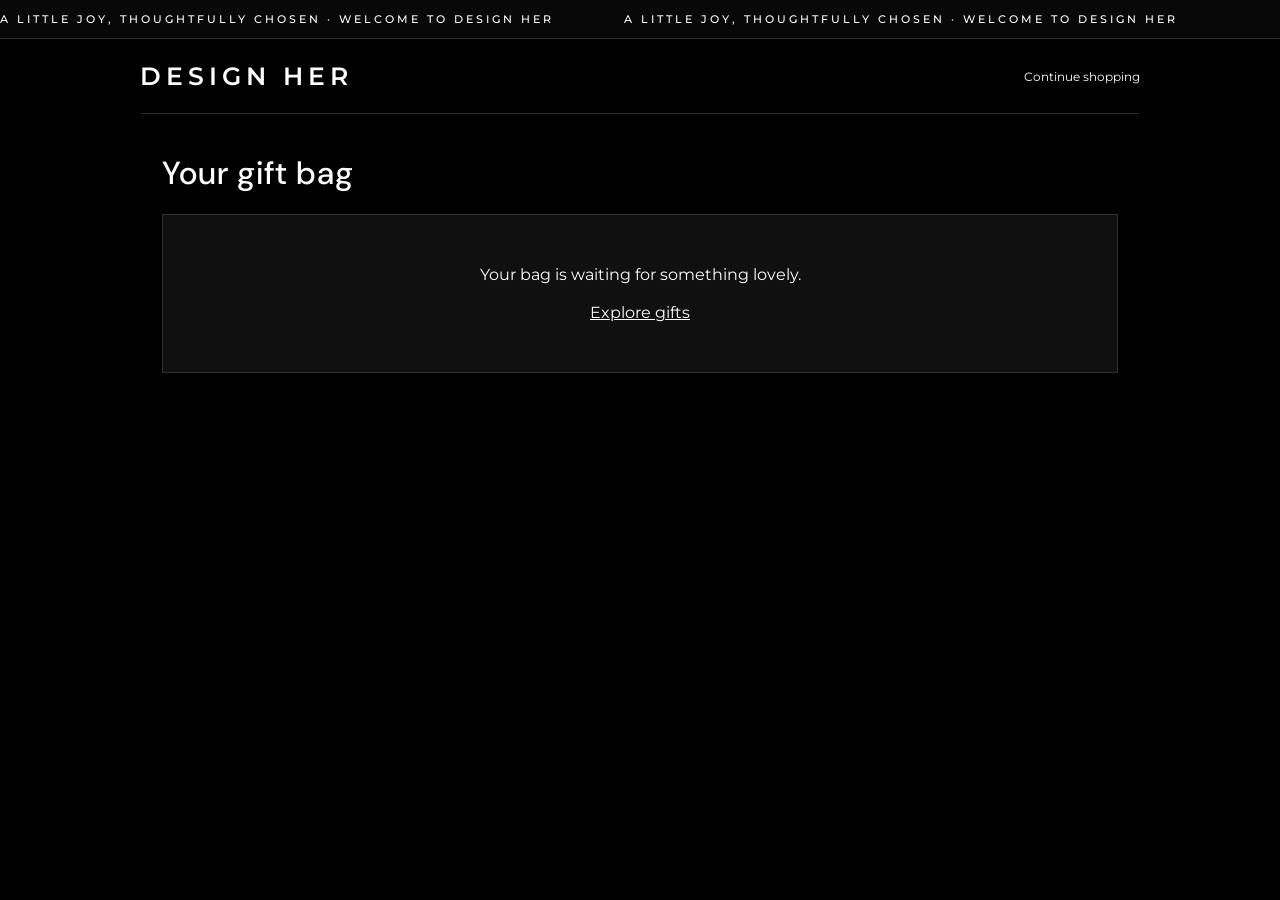
<file: cart.html>
<!doctype html><html lang="en"><head><meta charset="utf-8"><meta name="viewport" content="width=device-width,initial-scale=1"><title>Your Gift Bag | DESIGN HER</title><link href="https://fonts.googleapis.com/css2?family=DM+Sans:wght@400;500;600;700&family=Playfair+Display:wght@500;600&display=swap" rel="stylesheet"><style>
:root{--cream:#f6f1e9;--paper:#fffdf9;--ink:#25231f;--muted:#777168;--gold:#b49462;--line:#e8dfd2}*{box-sizing:border-box}body{margin:0;background:var(--cream);color:var(--ink);font-family:'DM Sans',sans-serif}.wrap{max-width:1000px;margin:auto;padding:0 22px}.top{background:#26241f;color:#fff;text-align:center;padding:9px;font-size:10px;letter-spacing:1px}.nav{display:flex;justify-content:space-between;align-items:center;padding:22px 0;border-bottom:1px solid var(--line)}.brand{font:600 25px 'Playfair Display',serif;letter-spacing:3px}.nav a{color:inherit;text-decoration:none;font-size:12px}.title{font:38px 'Playfair Display',serif;margin:38px 0 20px}.row{display:grid;grid-template-columns:90px 1fr auto;gap:15px;align-items:center;background:var(--paper);border:1px solid var(--line);padding:14px;margin:10px 0}.row img{width:90px;height:100px;object-fit:cover;background:#eee5d8}.name{font:18px 'Playfair Display',serif}.muted{font-size:11px;color:var(--muted)}.qty{display:flex;align-items:center;gap:8px;margin-top:9px}.qty button,.remove{background:white;border:1px solid var(--line);padding:5px 10px}.remove{color:#985c54;margin-top:7px}.summary{background:var(--paper);border:1px solid var(--line);padding:22px;margin:24px 0 60px;max-width:400px;margin-left:auto}.sumrow{display:flex;justify-content:space-between;padding:8px 0;font-size:12px}.btn{display:block;background:var(--ink);color:white;text-align:center;text-decoration:none;padding:14px;margin-top:14px;font-size:11px}.empty{padding:50px;text-align:center;background:var(--paper);color:var(--muted)}@media(max-width:600px){.row{grid-template-columns:70px 1fr}.row img{width:70px;height:80px}.row>strong{grid-column:2}.title{font-size:30px}.nav{padding:20px 18px!important;gap:14px}.brand{font-size:18px;letter-spacing:2px;white-space:nowrap}.nav>a:last-child{font-size:12px;white-space:nowrap}}
</style><link rel="stylesheet" href="assets/css/premium-gold.css?v=20261110-visible1"><style id="cart-page-contrast-fix">
html body{background:#000!important;color:#fff!important}
html body .wrap{color:#fff!important}
html body h1.title{color:#fff!important;font-family:'DM Sans',sans-serif!important;font-size:32px!important;font-weight:500!important;letter-spacing:1px!important}
html body .nav{border-bottom:1px solid #292929!important}
html body .nav a,html body .brand{color:#fff!important}
html body .row,html body .summary,html body .empty{background:#101010!important;color:#fff!important;border:1px solid #303030!important}
html body .name,html body .sumrow,html body .sumrow strong,html body .row strong{color:#fff!important}
html body .muted{color:#bdbdbd!important}
html body .qty button,html body .remove{background:#080808!important;color:#fff!important;border:1px solid #555!important}
html body .empty a{color:#fff!important;text-decoration:underline!important}
html body .btn{background:#fff!important;color:#000!important}
</style><style id="design-her-shared-marquee">.announcement-marquee{display:block!important;overflow:hidden!important;white-space:nowrap!important;background:#080808!important;color:#fff!important;padding:12px 0!important;border-bottom:1px solid #292929!important;font-family:Montserrat,Arial,sans-serif!important;font-size:11px!important;font-weight:500!important;letter-spacing:3px!important;text-align:left!important}.announcement-track{display:flex!important;width:max-content!important;align-items:center!important;animation:designHerMarquee 34s linear infinite!important;will-change:transform}.announcement-track span{display:block!important;flex:0 0 auto!important;padding-right:70px!important;color:#fff!important}@keyframes designHerMarquee{from{transform:translateX(0)}to{transform:translateX(-50%)}}@media(prefers-reduced-motion:reduce){.announcement-track{animation:none!important;justify-content:center!important;width:100%!important}.announcement-track span:nth-child(2){display:none!important}}</style></head><body><div class="announcement announcement-marquee" aria-label="A little joy, thoughtfully chosen. Welcome to Design Her"><div class="announcement-track"><span>A LITTLE JOY, THOUGHTFULLY CHOSEN · WELCOME TO DESIGN HER</span><span aria-hidden="true">A LITTLE JOY, THOUGHTFULLY CHOSEN · WELCOME TO DESIGN HER</span></div></div><header class="wrap nav"><a class="brand" href="./">DESIGN HER</a><a href="shop.html">Continue shopping</a></header><main class="wrap"><h1 class="title">Your gift bag</h1><div id="items"></div><section class="summary" id="summary" hidden><div class="sumrow"><span>Subtotal</span><strong id="subtotal"></strong></div><div class="sumrow"><span>Shipping</span><span>Calculated at checkout</span></div><div class="muted">Checkout and payment will be enabled after the store's delivery and payment gateway setup is completed.</div><a class="btn" href="checkout.html">Continue to checkout</a></section></main><script>
const $=id=>document.getElementById(id);let cart=JSON.parse(localStorage.getItem('designHerCart')||'[]');
function money(v){return '₹'+Number(v).toLocaleString('en-IN')}function save(){localStorage.setItem('designHerCart',JSON.stringify(cart));draw()}
function draw(){$('items').innerHTML=cart.length?cart.map((p,i)=>'<article class="row">'+(p.image_url?'<img src="'+p.image_url+'" alt="">':'<div style="width:90px;height:100px;background:#eee5d8;display:grid;place-items:center">✦</div>')+'<div><div class="name">'+p.name+'</div><div class="muted">'+(p.notes||'')+'</div><div class="qty"><button data-dec="'+i+'">−</button><span>'+p.qty+'</span><button data-inc="'+i+'">+</button></div><button class="remove" data-remove="'+i+'">Remove</button></div><strong>'+money(p.price*p.qty)+'</strong></article>').join(''):'<div class="empty">Your bag is waiting for something lovely.<br><br><a href="shop.html">Explore gifts</a></div>';$('summary').hidden=!cart.length;$('subtotal').textContent=money(cart.reduce((n,p)=>n+p.price*p.qty,0));document.querySelectorAll('[data-dec]').forEach(b=>b.onclick=()=>{let p=cart[+b.dataset.dec];p.qty=Math.max(1,p.qty-1);save()});document.querySelectorAll('[data-inc]').forEach(b=>b.onclick=()=>{cart[+b.dataset.inc].qty++;save()});document.querySelectorAll('[data-remove]').forEach(b=>b.onclick=()=>{cart.splice(+b.dataset.remove,1);save()})}draw();
</script></body></html>
</file>
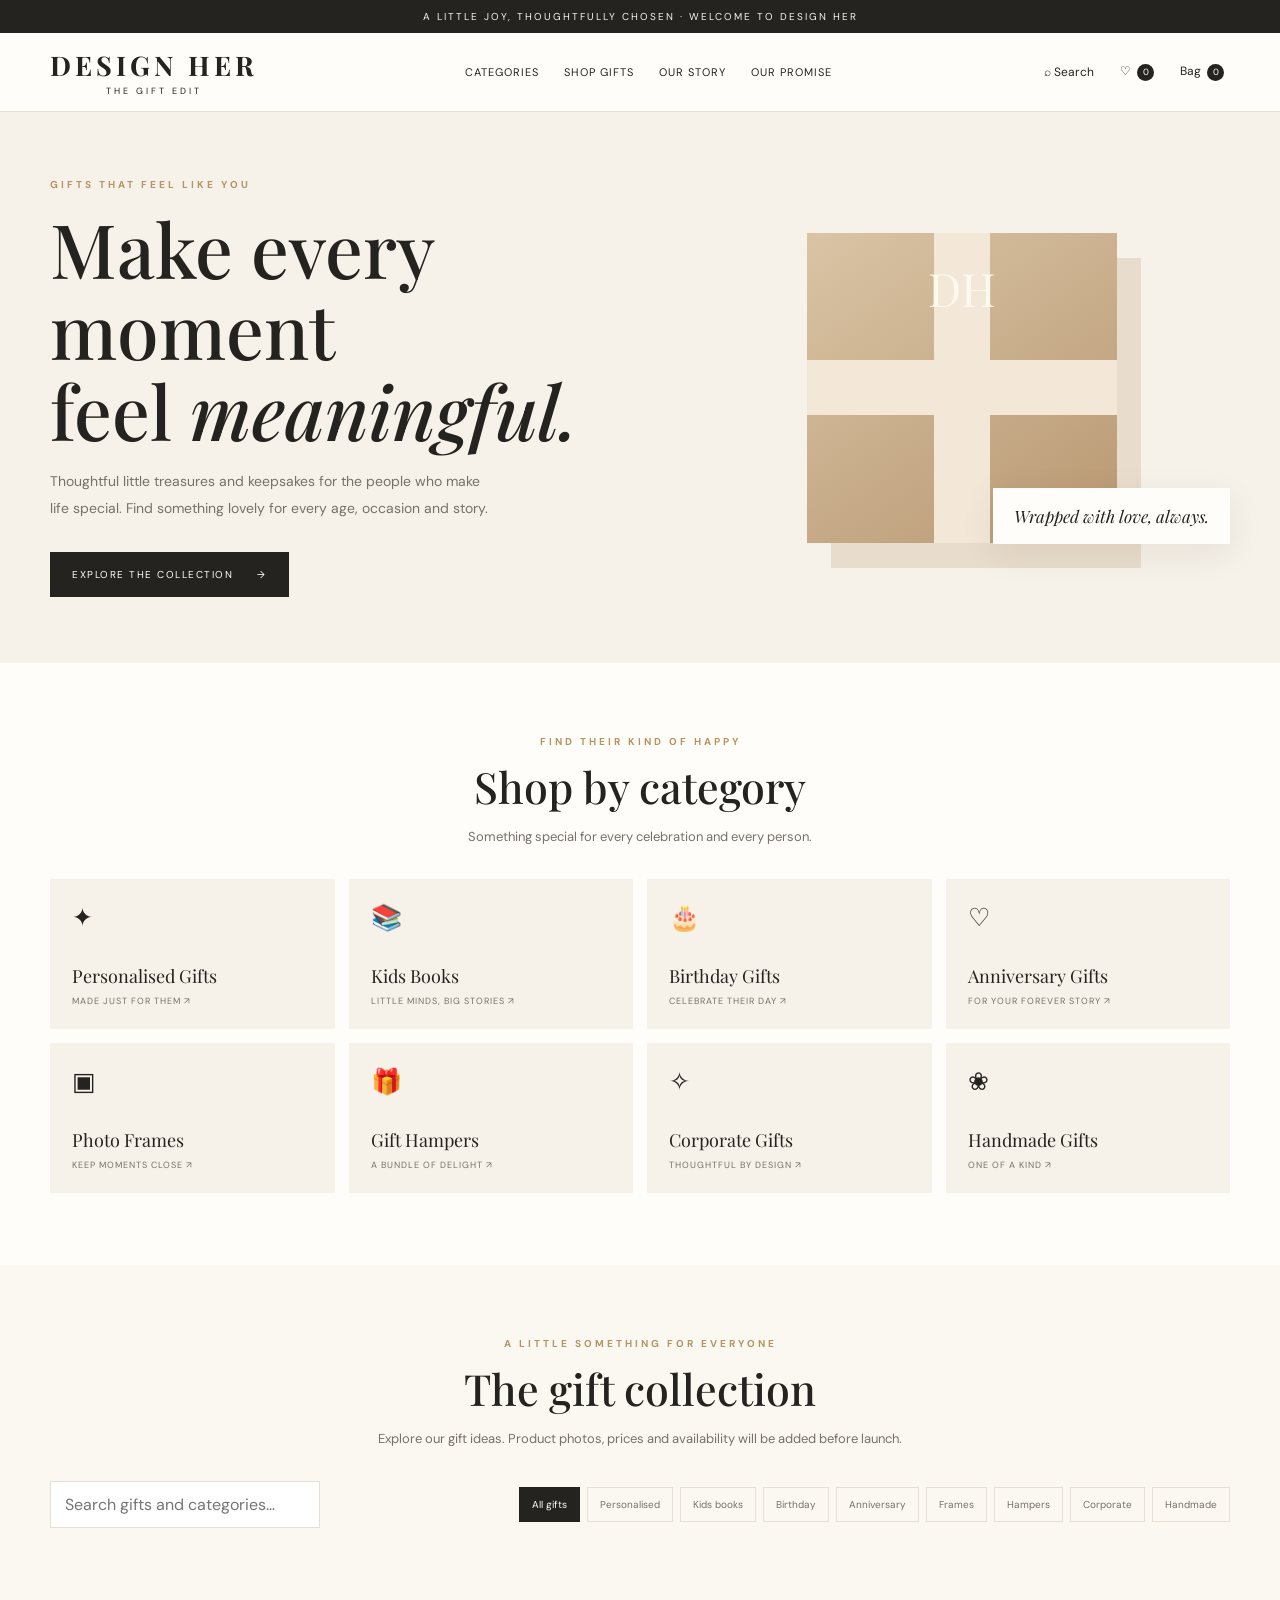
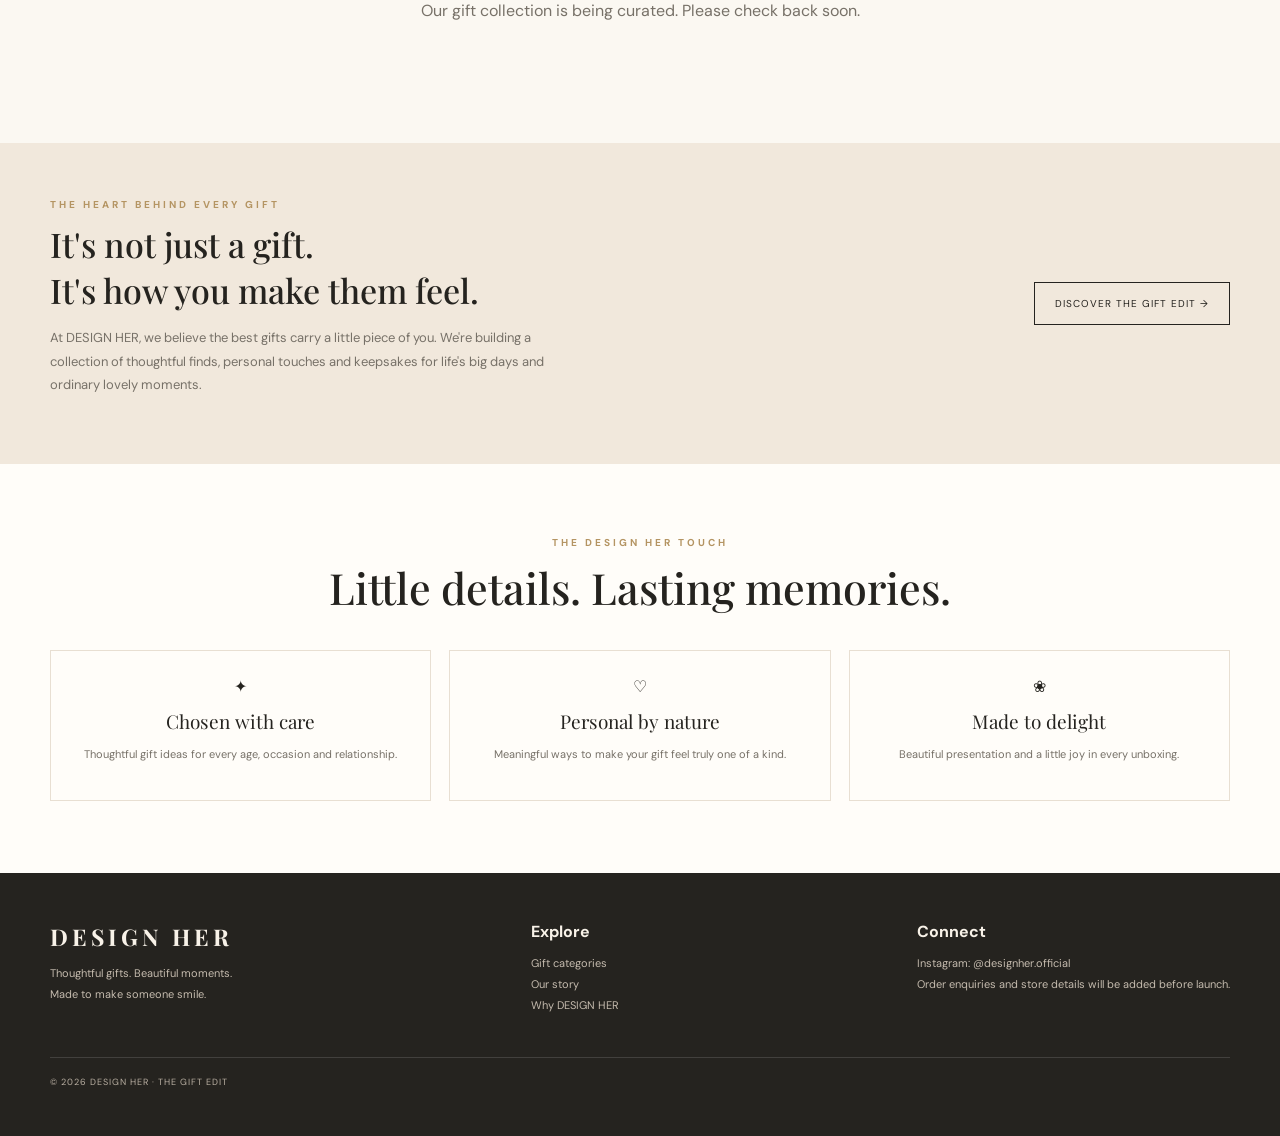
<file: gift-store-preview.html>
<!doctype html>
<html lang="en">
<head>
<meta charset="utf-8"><meta name="viewport" content="width=device-width,initial-scale=1"><meta name="theme-color" content="#f6f1e9">
<title>DESIGN HER — Thoughtful Gifts, Beautifully Wrapped</title>
<meta name="description" content="Discover thoughtful personalised gifts, kids books, birthday and anniversary gifts, photo frames, hampers, corporate and handmade gifts at DESIGN HER.">
<link rel="preconnect" href="https://fonts.googleapis.com"><link rel="preconnect" href="https://fonts.gstatic.com" crossorigin><link href="https://fonts.googleapis.com/css2?family=DM+Sans:wght@400;500;600;700&family=Playfair+Display:wght@500;600;700&display=swap" rel="stylesheet">
<style>
:root{--cream:#f6f1e9;--paper:#fffdf9;--ink:#25231f;--muted:#777168;--gold:#b49462;--line:#e8dfd2;--rose:#b77e78;--sage:#dce2d6}*{box-sizing:border-box}html{scroll-behavior:smooth}body{margin:0;background:var(--paper);color:var(--ink);font-family:'DM Sans',sans-serif}body.lock{overflow:hidden}a{color:inherit;text-decoration:none}button,input{font:inherit}button{cursor:pointer}.announcement{background:var(--ink);color:#f9f4eb;text-align:center;padding:10px 16px;font-size:10px;letter-spacing:2px;text-transform:uppercase}.wrap{width:min(1180px,calc(100% - 44px));margin:auto}.header{background:rgba(255,253,249,.96);position:sticky;top:0;z-index:10;border-bottom:1px solid var(--line);backdrop-filter:blur(12px)}.nav{height:78px;display:flex;align-items:center;justify-content:space-between;gap:24px}.brand{font:700 27px 'Playfair Display',serif;letter-spacing:4px}.brand small{display:block;font:9px 'DM Sans',sans-serif;letter-spacing:3px;text-align:center;margin-top:2px}.links{display:flex;gap:25px;font-size:11px;letter-spacing:1px;text-transform:uppercase}.actions{display:flex;gap:14px;align-items:center}.action{border:0;background:none;color:var(--ink);font-size:12px;position:relative}.count{display:inline-grid;place-items:center;background:var(--ink);color:white;border-radius:50%;width:17px;height:17px;font-size:9px;margin-left:3px}.hero{background:var(--cream);padding:66px 0;overflow:hidden}.hero-grid{display:grid;grid-template-columns:1.05fr .95fr;align-items:center;gap:50px}.eyebrow{font-size:10px;letter-spacing:3px;text-transform:uppercase;color:var(--gold);font-weight:700}.hero h1{font:clamp(42px,6vw,75px)/1.08 'Playfair Display',serif;font-weight:500;margin:17px 0}.hero p{max-width:450px;color:var(--muted);line-height:1.9;font-size:14px}.cta{display:inline-flex;gap:24px;background:var(--ink);color:white;padding:16px 22px;margin-top:17px;font-size:10px;letter-spacing:1.5px;text-transform:uppercase}.hero-art{min-height:340px;position:relative;display:grid;place-items:center}.gift-box{width:min(310px,75%);aspect-ratio:1;background:linear-gradient(145deg,#d9c4a5,#b99872);box-shadow:24px 25px 0 #e8dccc;display:grid;place-items:center;position:relative}.gift-box:before{content:"";position:absolute;width:18%;height:100%;background:#f3e8d7;left:41%}.gift-box:after{content:"";position:absolute;height:18%;width:100%;background:#f3e8d7;top:41%}.ribbon{position:absolute;z-index:1;top:8%;font:46px 'Playfair Display',serif;color:#fff9ef}.art-note{position:absolute;right:0;bottom:4%;background:var(--paper);padding:17px 21px;font:italic 17px 'Playfair Display',serif;box-shadow:0 10px 35px #44351b14}.section{padding:72px 0}.section-head{text-align:center;margin-bottom:34px}.section-head h2{font:clamp(30px,4vw,43px) 'Playfair Display',serif;font-weight:500;margin:9px 0}.section-head p{color:var(--muted);font-size:13px}.categories{display:grid;grid-template-columns:repeat(4,1fr);gap:14px}.category{background:var(--cream);min-height:150px;padding:21px;display:flex;flex-direction:column;justify-content:space-between;transition:.22s;border:1px solid transparent}.category:hover{transform:translateY(-4px);border-color:#d7c5a8}.category .symbol{font-size:25px}.category strong{font:18px 'Playfair Display',serif}.category span:last-child{font-size:9px;color:var(--muted);letter-spacing:1px;text-transform:uppercase;margin-top:7px;display:block}.shop{background:#fbf8f2}.toolbar{display:flex;justify-content:space-between;gap:12px;align-items:center;margin:0 0 22px;flex-wrap:wrap}.search{border:1px solid var(--line);background:white;padding:12px 14px;min-width:min(100%,270px);outline:none}.filters{display:flex;gap:7px;flex-wrap:wrap}.filter{border:1px solid var(--line);background:transparent;padding:10px 12px;font-size:10px;color:var(--muted)}.filter.active,.filter:hover{background:var(--ink);color:white;border-color:var(--ink)}.products{display:grid;grid-template-columns:repeat(4,1fr);gap:17px}.product{background:white;border:1px solid var(--line);position:relative}.product-art{height:210px;display:grid;place-items:center;position:relative;overflow:hidden;background:var(--tone,#eee4d6)}.product-art:before{content:"";position:absolute;width:105px;height:120px;background:#fff9efaa;border:1px solid #ffffff99;transform:rotate(-7deg);box-shadow:10px 13px 30px #44351b16}.product-art span{position:relative;font-size:44px;filter:drop-shadow(0 5px 6px #0001)}.product-info{padding:15px}.product-info small{font-size:9px;color:var(--gold);letter-spacing:1.4px;text-transform:uppercase}.product-info h3{font:17px 'Playfair Display',serif;margin:7px 0}.product-info p{font-size:11px;color:var(--muted);line-height:1.6;min-height:34px}.price{font-size:11px;font-weight:700;letter-spacing:.3px}.product-actions{display:flex;gap:8px;margin-top:12px}.add{flex:1;border:0;background:var(--ink);color:white;padding:11px 8px;font-size:9px;letter-spacing:1px;text-transform:uppercase}.heart{border:1px solid var(--line);background:white;width:38px;font-size:16px}.heart.saved{color:#a85b60;border-color:#d8a5a6}.empty{grid-column:1/-1;text-align:center;color:var(--muted);padding:50px}.feature{background:#f1e8dc;padding:55px 0}.feature-inner{display:flex;justify-content:space-between;align-items:center;gap:30px}.feature h2{font:34px 'Playfair Display',serif;font-weight:500;margin:10px 0}.feature p{color:var(--muted);font-size:13px;line-height:1.8;max-width:540px}.outline{border:1px solid var(--ink);padding:14px 20px;font-size:10px;letter-spacing:1px;text-transform:uppercase;white-space:nowrap}.promise{display:grid;grid-template-columns:repeat(3,1fr);gap:18px}.promise article{text-align:center;padding:25px;border:1px solid var(--line)}.promise b{display:block;font:19px 'Playfair Display',serif;margin:11px 0 7px}.promise p{font-size:11px;color:var(--muted);line-height:1.7}.footer{background:var(--ink);color:#f8f2e8;padding:48px 0}.footer-grid{display:flex;justify-content:space-between;gap:28px;flex-wrap:wrap}.footer p{color:#c5bbae;font-size:11px;line-height:1.9}.footer .brand{font-size:23px}.copyright{border-top:1px solid #ffffff22;margin-top:30px;padding-top:18px;color:#b9afa2;font-size:9px;letter-spacing:1px}.drawer-backdrop{position:fixed;inset:0;background:#17130f66;z-index:20;opacity:0;pointer-events:none;transition:.25s}.drawer-backdrop.open{opacity:1;pointer-events:auto}.drawer{position:absolute;right:0;top:0;height:100%;width:min(430px,100%);background:var(--paper);padding:25px;transform:translateX(100%);transition:.25s;display:flex;flex-direction:column}.drawer-backdrop.open .drawer{transform:translateX(0)}.drawer-head{display:flex;justify-content:space-between;align-items:center;border-bottom:1px solid var(--line);padding-bottom:15px}.drawer-head h3{font:25px 'Playfair Display',serif;margin:0}.close{border:0;background:none;font-size:25px}.cart-items{overflow:auto;flex:1}.cart-row{display:flex;gap:13px;padding:17px 0;border-bottom:1px solid var(--line)}.mini-art{width:64px;height:68px;background:var(--cream);display:grid;place-items:center;font-size:25px}.cart-row strong{font:15px 'Playfair Display',serif}.cart-row small{display:block;color:var(--muted);font-size:10px;margin-top:5px}.remove{border:0;background:none;color:var(--rose);font-size:10px;margin-top:7px;padding:0}.drawer-note{font-size:11px;color:var(--muted);line-height:1.7;padding:14px 0}.checkout{display:block;background:var(--ink);color:white;text-align:center;padding:15px;font-size:10px;letter-spacing:1px;text-transform:uppercase}.notice{position:fixed;bottom:20px;left:50%;transform:translate(-50%,20px);background:var(--ink);color:white;padding:12px 18px;font-size:11px;z-index:30;opacity:0;transition:.2s;pointer-events:none}.notice.show{opacity:1;transform:translate(-50%,0)}
@media(max-width:850px){.products{grid-template-columns:repeat(2,1fr)}.product-art{height:185px}.links{gap:13px}.hero-grid{gap:25px}}@media(max-width:650px){.wrap{width:calc(100% - 30px)}.nav{height:68px}.links{display:none}.brand{font-size:22px}.hero{padding:48px 0}.hero-grid{grid-template-columns:1fr;gap:15px}.hero-art{min-height:250px}.gift-box{width:220px}.art-note{right:0}.section{padding:55px 0}.categories{grid-template-columns:repeat(2,1fr);gap:9px}.category{min-height:135px;padding:15px}.toolbar{align-items:stretch}.search{width:100%}.filters{overflow:auto;flex-wrap:nowrap;padding-bottom:4px}.filter{white-space:nowrap}.products{gap:10px}.product-art{height:155px}.product-info{padding:11px}.product-info h3{font-size:15px}.product-info p{font-size:10px}.feature-inner{display:block}.outline{display:inline-block;margin-top:10px}.promise{grid-template-columns:1fr}.actions{gap:8px}}
</style>
</head>
<body>
<div class="announcement">A little joy, thoughtfully chosen · Welcome to DESIGN HER</div>
<header class="header"><div class="wrap nav"><a class="brand" href="#">DESIGN HER<small>THE GIFT EDIT</small></a><nav class="links"><a href="#categories">Categories</a><a href="#shop">Shop gifts</a><a href="#story">Our story</a><a href="#promise">Our promise</a></nav><div class="actions"><button class="action" id="focusSearch" aria-label="Search products">⌕ Search</button><button class="action" id="wishlistBtn">♡ <span id="wishCount" class="count">0</span></button><button class="action" id="cartBtn">Bag <span id="cartCount" class="count">0</span></button></div></div></header>
<main>
<section class="hero"><div class="wrap hero-grid"><div><div class="eyebrow">Gifts that feel like you</div><h1>Make every moment<br>feel <em>meaningful.</em></h1><p>Thoughtful little treasures and keepsakes for the people who make life special. Find something lovely for every age, occasion and story.</p><a class="cta" href="#shop">Explore the collection <span>→</span></a></div><div class="hero-art" aria-label="Illustration of a beautifully wrapped gift"><div class="gift-box"><span class="ribbon">DH</span></div><div class="art-note">Wrapped with love, always.</div></div></div></section>
<section class="section" id="categories"><div class="wrap"><div class="section-head"><div class="eyebrow">Find their kind of happy</div><h2>Shop by category</h2><p>Something special for every celebration and every person.</p></div><div class="categories">
<a class="category" href="#shop" data-category-link="Personalised Gifts"><span class="symbol">✦</span><div><strong>Personalised Gifts</strong><span>Made just for them ↗</span></div></a><a class="category" href="#shop" data-category-link="Kids Books"><span class="symbol">📚</span><div><strong>Kids Books</strong><span>Little minds, big stories ↗</span></div></a><a class="category" href="#shop" data-category-link="Birthday Gifts"><span class="symbol">🎂</span><div><strong>Birthday Gifts</strong><span>Celebrate their day ↗</span></div></a><a class="category" href="#shop" data-category-link="Anniversary Gifts"><span class="symbol">♡</span><div><strong>Anniversary Gifts</strong><span>For your forever story ↗</span></div></a><a class="category" href="#shop" data-category-link="Photo Frames"><span class="symbol">▣</span><div><strong>Photo Frames</strong><span>Keep moments close ↗</span></div></a><a class="category" href="#shop" data-category-link="Gift Hampers"><span class="symbol">🎁</span><div><strong>Gift Hampers</strong><span>A bundle of delight ↗</span></div></a><a class="category" href="#shop" data-category-link="Corporate Gifts"><span class="symbol">✧</span><div><strong>Corporate Gifts</strong><span>Thoughtful by design ↗</span></div></a><a class="category" href="#shop" data-category-link="Handmade Gifts"><span class="symbol">❀</span><div><strong>Handmade Gifts</strong><span>One of a kind ↗</span></div></a>
</div></div></section>
<section class="section shop" id="shop"><div class="wrap"><div class="section-head"><div class="eyebrow">A little something for everyone</div><h2>The gift collection</h2><p>Explore our gift ideas. Product photos, prices and availability will be added before launch.</p></div><div class="toolbar"><input class="search" id="searchInput" type="search" placeholder="Search gifts and categories…" aria-label="Search gifts"><div class="filters" id="filters"><button class="filter active" data-filter="All">All gifts</button><button class="filter" data-filter="Personalised Gifts">Personalised</button><button class="filter" data-filter="Kids Books">Kids books</button><button class="filter" data-filter="Birthday Gifts">Birthday</button><button class="filter" data-filter="Anniversary Gifts">Anniversary</button><button class="filter" data-filter="Photo Frames">Frames</button><button class="filter" data-filter="Gift Hampers">Hampers</button><button class="filter" data-filter="Corporate Gifts">Corporate</button><button class="filter" data-filter="Handmade Gifts">Handmade</button></div></div><div class="products" id="products"></div></div></section>
<section class="feature" id="story"><div class="wrap feature-inner"><div><div class="eyebrow">The heart behind every gift</div><h2>It's not just a gift.<br>It's how you make them feel.</h2><p>At DESIGN HER, we believe the best gifts carry a little piece of you. We're building a collection of thoughtful finds, personal touches and keepsakes for life's big days and ordinary lovely moments.</p></div><a class="outline" href="#categories">Discover the gift edit →</a></div></section>
<section class="section" id="promise"><div class="wrap"><div class="section-head"><div class="eyebrow">The DESIGN HER touch</div><h2>Little details. Lasting memories.</h2></div><div class="promise"><article><span>✦</span><b>Chosen with care</b><p>Thoughtful gift ideas for every age, occasion and relationship.</p></article><article><span>♡</span><b>Personal by nature</b><p>Meaningful ways to make your gift feel truly one of a kind.</p></article><article><span>❀</span><b>Made to delight</b><p>Beautiful presentation and a little joy in every unboxing.</p></article></div></div></section>
</main>
<footer class="footer" id="contact"><div class="wrap"><div class="footer-grid"><div><div class="brand">DESIGN HER</div><p>Thoughtful gifts. Beautiful moments.<br>Made to make someone smile.</p></div><div><b>Explore</b><p><a href="#categories">Gift categories</a><br><a href="#story">Our story</a><br><a href="#promise">Why DESIGN HER</a></p></div><div><b>Connect</b><p>Instagram: @designher.official<br>Order enquiries and store details will be added before launch.</p></div></div><div class="copyright">© 2026 DESIGN HER · THE GIFT EDIT</div></div></footer>
<div class="drawer-backdrop" id="drawerBackdrop"><aside class="drawer" aria-label="Your gift bag"><div class="drawer-head"><h3 id="drawerTitle">Your gift bag</h3><button class="close" id="closeDrawer" aria-label="Close">×</button></div><div class="cart-items" id="drawerItems"></div><div class="drawer-note">This is a design preview. Product pricing, stock, delivery and secure payment will be connected before the store goes live.</div><a class="checkout" href="#shop" id="drawerAction">Continue exploring</a></aside></div><div class="notice" id="notice" role="status"></div>
<script>
const catalog=JSON.parse(localStorage.getItem('designHerProducts')||'[]').filter(p=>p.status==='Active').map(p=>({...p,tone:'#eee4d6',symbol:'✦'}));
let activeFilter='All',query='',cart=[],wishlist=[];
const $=id=>document.getElementById(id);
function notify(msg){$('notice').textContent=msg;$('notice').classList.add('show');setTimeout(()=>$('notice').classList.remove('show'),1900)}
function renderProducts(){const list=catalog.filter(p=>(activeFilter==='All'||p.cat===activeFilter)&&((p.name+' '+p.cat+' '+p.desc).toLowerCase().includes(query.toLowerCase())));$('products').innerHTML=list.length?list.map(p=>'<article class="product"><div class="product-art" style="--tone:'+p.tone+'">'+(p.image?'<img src="'+p.image+'" alt="'+p.name+'" style="width:100%;height:100%;object-fit:cover;position:absolute">':'<span>'+p.symbol+'</span>')+'</div><div class="product-info"><small>'+p.cat+'</small><h3>'+p.name+'</h3><p>'+p.desc+'</p><div class="price">₹'+Number(p.price).toLocaleString('en-IN')+' · '+(Number(p.stock)>0?'In stock':'Out of stock')+'</div><div class="product-actions"><button class="add" data-add="'+p.id+'" '+(Number(p.stock)<=0?'disabled':'')+'>Add to bag</button><button class="heart '+(wishlist.includes(p.id)?'saved':'')+'" data-wish="'+p.id+'" aria-label="Add '+p.name+' to wishlist">'+(wishlist.includes(p.id)?'♥':'♡')+'</button></div></div></article>').join(''):'<div class="empty">Our gift collection is being curated. Please check back soon.</div>';document.querySelectorAll('[data-add]').forEach(b=>b.onclick=()=>addCart(b.dataset.add));document.querySelectorAll('[data-wish]').forEach(b=>b.onclick=()=>toggleWish(b.dataset.wish))}
function updateCounts(){$('cartCount').textContent=cart.length;$('wishCount').textContent=wishlist.length}
function addCart(id){if(!cart.includes(id))cart.push(id);updateCounts();notify('Added to your gift bag')}
function toggleWish(id){wishlist=wishlist.includes(id)?wishlist.filter(x=>x!==id):[...wishlist,id];updateCounts();renderProducts();notify(wishlist.includes(id)?'Saved to your wishlist':'Removed from wishlist')}
function openDrawer(mode){const ids=mode==='wishlist'?wishlist:cart;$('drawerTitle').textContent=mode==='wishlist'?'Your wishlist':'Your gift bag';$('drawerItems').innerHTML=ids.length?ids.map(id=>{const p=catalog.find(x=>String(x.id)===String(id));return '<div class="cart-row"><div class="mini-art">'+p.symbol+'</div><div><strong>'+p.name+'</strong><small>'+p.cat+' · Price to be announced</small><button class="remove" data-remove="'+id+'" data-mode="'+mode+'">Remove</button></div></div>'}).join(''):'<div class="empty">Nothing here just yet.</div>';$('drawerAction').textContent=mode==='wishlist'?'Continue exploring':'Continue exploring';$('drawerBackdrop').classList.add('open');document.body.classList.add('lock');document.querySelectorAll('[data-remove]').forEach(b=>b.onclick=()=>{const id=b.dataset.remove;if(b.dataset.mode==='wishlist')wishlist=wishlist.filter(x=>x!==id);else cart=cart.filter(x=>x!==id);updateCounts();openDrawer(mode);renderProducts()})}
function closeDrawer(){$('drawerBackdrop').classList.remove('open');document.body.classList.remove('lock')}
$('filters').addEventListener('click',e=>{const b=e.target.closest('[data-filter]');if(!b)return;activeFilter=b.dataset.filter;document.querySelectorAll('.filter').forEach(x=>x.classList.toggle('active',x===b));renderProducts()});
$('searchInput').addEventListener('input',e=>{query=e.target.value;renderProducts()});
$('focusSearch').onclick=()=>{$('shop').scrollIntoView({behavior:'smooth'});setTimeout(()=>$('searchInput').focus(),350)};
$('cartBtn').onclick=()=>openDrawer('cart');$('wishlistBtn').onclick=()=>openDrawer('wishlist');$('closeDrawer').onclick=closeDrawer;$('drawerBackdrop').addEventListener('click',e=>{if(e.target===$('drawerBackdrop'))closeDrawer()});
document.querySelectorAll('[data-category-link]').forEach(a=>a.addEventListener('click',()=>{activeFilter=a.dataset.categoryLink;document.querySelectorAll('.filter').forEach(x=>x.classList.toggle('active',x.dataset.filter===activeFilter));renderProducts()}));
renderProducts();updateCounts();
</script>
</body></html>
</file>
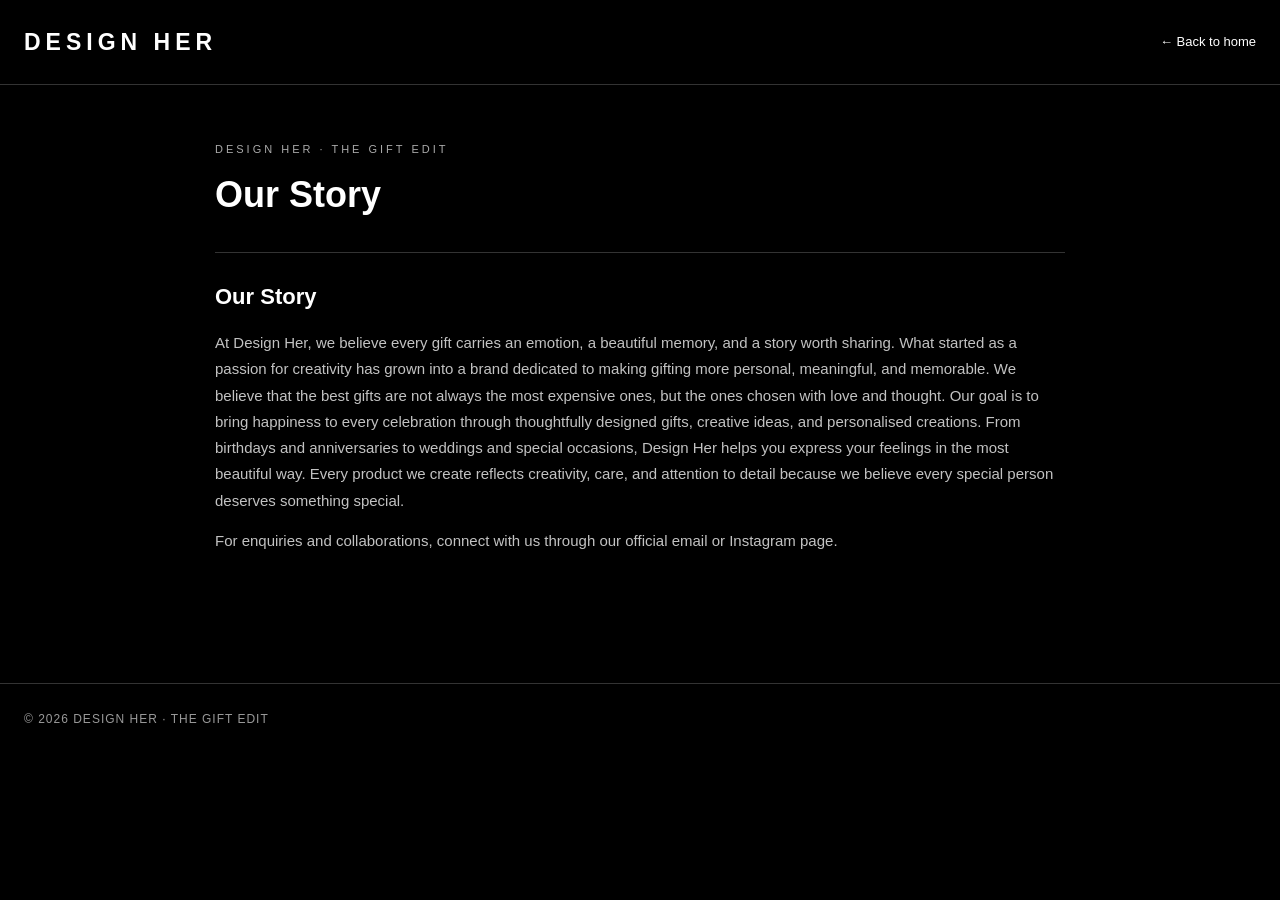
<file: policies.html>
<!doctype html>
<html lang="en">
<head>
<meta charset="utf-8"><meta name="viewport" content="width=device-width,initial-scale=1">
<meta name="theme-color" content="#000000">
<title>DESIGN HER — THE GIFT EDIT</title>
<style>
*{box-sizing:border-box}body{margin:0;background:#000;color:#fff;font-family:Montserrat,Arial,sans-serif;line-height:1.75}a{color:inherit;text-decoration:none}.top{padding:22px 24px;border-bottom:1px solid #333;display:flex;justify-content:space-between;align-items:center;gap:16px}.brand{font-size:23px;font-weight:700;letter-spacing:5px}.back{font-size:13px}.wrap{width:min(850px,calc(100% - 40px));margin:55px auto 90px}.eyebrow{font-size:11px;letter-spacing:3px;color:#aaa}.wrap h1{font-size:clamp(27px,5vw,36px);line-height:1.25;margin:12px 0 35px}.policy{display:none;padding:25px 0;border-top:1px solid #333}.policy.is-active{display:block}.policy h2{font-size:22px;margin:0 0 14px}.policy p{font-size:15px;color:#c2c2c2;margin:0 0 14px}.policy .closing{color:#fff;font-weight:600}.section-contact{display:flex;flex-direction:column;gap:4px;margin-top:18px;padding-top:14px;border-top:1px solid #292929;font-size:14px;color:#aaa}.section-contact a{color:#fff;text-decoration:none;width:fit-content}.section-contact a:hover{text-decoration:underline}.foot{border-top:1px solid #333;padding:25px 24px;color:#999;font-size:12px;letter-spacing:1px}.contact-links{display:grid;gap:10px;margin-top:18px}.contact-links a{text-decoration:underline;text-underline-offset:4px}
</style></head>
<body>
<header class="top"><a class="brand" href="./index.html">DESIGN HER</a><a class="back" href="./index.html">← Back to home</a></header>
<main class="wrap">
<div class="eyebrow">DESIGN HER · THE GIFT EDIT</div><h1>Our Story</h1>
<section class="policy" id="about"><h2>Our Story</h2>
<p>At Design Her, we believe every gift carries an emotion, a beautiful memory, and a story worth sharing. What started as a passion for creativity has grown into a brand dedicated to making gifting more personal, meaningful, and memorable. We believe that the best gifts are not always the most expensive ones, but the ones chosen with love and thought. Our goal is to bring happiness to every celebration through thoughtfully designed gifts, creative ideas, and personalised creations. From birthdays and anniversaries to weddings and special occasions, Design Her helps you express your feelings in the most beautiful way. Every product we create reflects creativity, care, and attention to detail because we believe every special person deserves something special.</p>
<p>For enquiries and collaborations, connect with us through our official email or Instagram page.</p></section>
<section class="policy" id="customise"><h2>Customise</h2>
<p>At Design Her, we believe every gift should be as unique as the person receiving it. Our customisation service allows you to turn your favourite ideas, pictures, names, messages, and memories into something truly special. You can personalise your gifts by choosing designs, adding personal details, selecting colours, and sharing your creative preferences. Whether you are planning a birthday surprise, anniversary gift, wedding present, or a thoughtful gesture for someone special, we help bring your imagination to life. Every customised order is carefully created with creativity, love, and attention to detail. Make your moments unforgettable with gifts designed especially for you. For customisation enquiries, product details, or special requests, contact us through WhatsApp at +91 63792 68578 or email designher1614@gmail.com.</p>
<p class="closing">Your Idea. Your Design. Your Gift.</p></section>
<section class="policy" id="shipping"><h2>Shipping Card</h2>
<p>At Design Her, we make sure every order receives special care from the moment it is placed until it reaches your doorstep. All products are carefully checked and packed to maintain their quality and presentation during delivery. Our packaging is designed to make your gifting experience even more special. Shipping charges, delivery estimates, and other applicable details will be displayed during checkout. Delivery timelines may vary depending on the product, customisation requirements, delivery location, and courier service availability. Once your order is dispatched, tracking details will be shared wherever available. For shipping-related enquiries, contact us at designher1614@gmail.com or +91 63792 68578.</p></section>
<section class="policy" id="payment"><h2>Payment</h2>
<p>At Design Her, we provide a simple and convenient payment experience for all our customers. Customers can complete their purchases using the payment options available on our website, including supported online payment methods. Before confirming your order, please ensure that all product selections, customisation details, contact information, and delivery addresses are correct. An order will be processed only after successful payment verification. In case of a failed, pending, or unsuccessful transaction, customers can contact our support team for assistance. Payment confirmation and order updates will be shared through the available communication channels. For payment-related assistance, email us at designher1614@gmail.com or WhatsApp us at +91 63792 68578.</p></section>
<section class="policy" id="returns"><h2>Return &amp; Refund Policy</h2>
<p>At Design Her, customer satisfaction is one of our priorities. We take care to ensure that every product is prepared and delivered according to the order details provided by our customers. If you receive a damaged, defective, or incorrect product, please contact us within 48 hours of delivery with your order ID and clear photographs or videos showing the issue. Our team will review the complaint and provide an appropriate resolution, such as a replacement or refund, wherever applicable. Since personalised and customised products are specially created according to individual customer requirements, they are generally not eligible for return or exchange unless they are received damaged, defective, or incorrect. Refunds, once approved, will be processed through the applicable payment method, and the time taken for the amount to reflect may depend on the payment provider. For return or refund assistance, contact us at designher1614@gmail.com or +91 63792 68578.</p></section>
<section class="policy" id="shipping-policy"><h2>Shipping Policy</h2>
<p>Design Her is committed to delivering every order safely and efficiently. Orders will be processed after successful payment confirmation. Processing time may vary depending on product availability, order quantity, and customisation requirements. Estimated delivery timelines and applicable shipping charges will be communicated during checkout. Customers must provide accurate names, phone numbers, and complete delivery addresses while placing their orders. Any incorrect or incomplete information may result in delivery delays. Once an order is dispatched, tracking information will be shared wherever available. Delivery may occasionally be delayed due to courier service issues, weather conditions, public holidays, or other circumstances beyond our control. For shipping updates or assistance, customers can contact our support team through designher1614@gmail.com or +91 63792 68578.</p></section>
<section class="policy" id="terms"><h2>Terms &amp; Conditions</h2>
<p>Welcome to Design Her – The Gift Edit. By accessing, browsing, or purchasing from our website, you agree to comply with the terms and conditions mentioned here. All products, descriptions, images, prices, and availability displayed on the website are subject to change without prior notice. Product colours and appearances may vary slightly depending on screen settings and photography. Customers are responsible for providing accurate information while placing orders, especially for personalised products. Customisation requests will be prepared based on the details and instructions submitted by the customer. Design Her reserves the right to cancel or refuse orders in situations involving payment failures, incorrect pricing, unavailable products, or suspected fraudulent activity, with appropriate communication to the customer. All logos, designs, images, website content, and creative materials displayed on this website are the intellectual property of Design Her unless otherwise stated. Unauthorised copying, reproduction, or commercial use is prohibited. For questions regarding these terms, contact designher1614@gmail.com.</p></section>
<section class="policy" id="privacy"><h2>Privacy Policy</h2>
<p>At Design Her, we value your trust and respect your privacy. We are committed to protecting the personal information you share with us while using our website and services. We may collect information such as your name, phone number, email address, billing details, delivery address, order history, and customisation preferences to process orders and provide a better shopping experience. This information may be used for order confirmation, payment verification, delivery arrangements, customer support, and important service updates. Payment transactions are processed through the payment service providers available on our website, and we do not intentionally store complete payment card or banking credentials. We do not sell or rent customers' personal information to third parties. Necessary information may be shared with trusted delivery partners, payment providers, and service providers to complete transactions and fulfil orders. We take reasonable security measures to protect customer information against unauthorised access, misuse, or disclosure. For privacy-related questions or requests, contact us at designher1614@gmail.com.</p></section>
<section class="policy" id="instagram"><h2>Instagram</h2>
<p>Follow Design Her for product updates, gifting inspiration, new creations, and announcements.</p>
<div class="contact-links"><a href="https://www.instagram.com/designher.official/" target="_blank" rel="noopener">@designher.official</a></div></section>
<section class="policy" id="contact"><h2>Contact Us</h2>
<p><strong>DESIGN HER – THE GIFT EDIT</strong></p>
<p>For product enquiries, customisation requests, order updates, collaborations, and customer support, feel free to get in touch with us.</p>
<div class="contact-links"><a href="mailto:designher1614@gmail.com">Email: designher1614@gmail.com</a><a href="tel:+916379268578">Phone / WhatsApp: +91 63792 68578</a><a href="https://www.instagram.com/designher.official/" target="_blank" rel="noopener">Instagram: @designher.official</a></div>
<p class="closing">Made to make someone smile.</p><p class="closing">Thoughtfully created. Beautifully personalised. Specially gifted.</p></section>
</main>
<footer class="foot">© 2026 DESIGN HER · THE GIFT EDIT</footer>
<script>
(function(){
 const sections=[...document.querySelectorAll('.policy')];
 const titles={about:'Our Story',customise:'Customise',shipping:'Shipping Card',payment:'Payment',returns:'Return & Refund Policy','shipping-policy':'Shipping Policy',terms:'Terms & Conditions',privacy:'Privacy Policy',instagram:'Instagram',contact:'Contact Us'};
 function showSelected(){
   const key=(location.hash||'#about').slice(1);
   const selected=sections.find(section=>section.id===key)||sections[0];
   sections.forEach(section=>section.classList.toggle('is-active',section===selected));
   document.querySelector('.wrap h1').textContent=titles[selected.id]||'Store Information';
   window.scrollTo(0,0);
 }
 window.addEventListener('hashchange',showSelected);
 showSelected();
})();
</script>
</body></html>
</file>
<file: assets/css/premium-gold.css>
@import url('https://fonts.googleapis.com/css2?family=Cormorant+Garamond:wght@400;500;600;700&family=Montserrat:wght@400;500;600;700&display=swap');

/* DESIGN HER typography — force fonts across the storefront */
html,body,button,input,textarea,select,.action,.cta,.outline,.filter,.eyebrow,.price,.product-info small{
  font-family:'Montserrat',sans-serif!important;
}
h1,h2,h3,h4,h5,h6,.brand,.hero h1,.section-head h2,.product-info h3,.category strong,.feature h2,.drawer h3,.modal h2{
  font-family:'Cormorant Garamond',serif!important;
  font-weight:600!important;
}
/* DESIGN HER — Premium Black & Gold storefront theme */
:root{--cream:#11100f;--paper:#191715;--ink:#f5f0e7;--muted:#b9afa0;--gold:#c8a96a;--line:#39332a;--rose:#c88d86;--sage:#dce2d6}
html{scroll-behavior:smooth}
body{background:#11100f!important;color:#f5f0e7!important}
a{color:inherit}
.announcement,.topbar,.top{background:#080807!important;color:#e8d7b4!important;border-color:#403522!important}
.header,.nav{background:#11100f!important;color:#f5f0e7!important;border-color:#39332a!important}
.brand{color:#e0c17e!important;letter-spacing:4px!important}
.brand small,.sub{color:#b99b60!important}
.links a,.navlinks a,.nav a,.action{color:#e9e1d3!important}
.hero,.shop,.feature,.category,.product,.card,.panel,.stat,.row,.summary,.promise article,.drawer,.modal,.modalback .modal{background:#191715!important;color:#f5f0e7!important;border-color:#39332a!important}
.hero{background:radial-gradient(ellipse at 75% 45%,#3b2d18 0,#191715 48%,#11100f 100%)!important}
.hero p,.section-head p,.product-info p,.muted,.footer p,.drawer-note{color:#b9afa0!important}
.eyebrow,.product-info small,.price{color:#d1b16e!important}
h1,h2,h3,.heading,.title,.name,.drawer-head h3,.panel-head h2,.modalhead h2{color:#f5f0e7!important}
.cta,.add,.btn,.checkout,.filter.active,.filter:hover,.filters button.active{background:#c5a365!important;color:#11100f!important;border-color:#c5a365!important}
.outline,.filter,.filters button,.heart,.field,.search,.navbtn,.mini,.qty button,.remove{background:#11100f!important;color:#e8dfd2!important;border-color:#57472b!important}
.category{background:linear-gradient(145deg,#211d17,#151311)!important;border-color:#493b25!important}
.category:hover{border-color:#c5a365!important}
.product,.card{border:1px solid #403522!important;box-shadow:0 12px 35px #0005}
.product-art,.photo,.gallery,.mini-art,.thumb{background:#262117!important}
.product-art:before{background:#c5a36522!important;border-color:#c5a36555!important}
.product-art img,.photo img,.gallery img{object-fit:cover}
.gift-box{background:linear-gradient(145deg,#d6bd85,#80602e)!important;box-shadow:24px 25px 0 #322718!important}
.gift-box:before,.gift-box:after{background:#f0dfb9!important}
.ribbon{color:#20170c!important}
.art-note{background:#171410!important;color:#e2c78f!important;border:1px solid #5a4726!important}
.footer{background:#080807!important;color:#f5f0e7!important;border-top:1px solid #57472b!important}
.copyright{border-color:#403522!important}
.drawer-backdrop{background:#000b!important}
.count{background:#c5a365!important;color:#11100f!important}
.heart.saved{color:#e2b0a7!important;border-color:#a96f65!important}
.pill{background:#3b3323!important;color:#e1c27d!important}
.warning{background:#302719!important;border-color:#6d542c!important;color:#e5d0a4!important}
.notice{background:#c5a365!important;color:#11100f!important}
input,textarea,select{background:#11100f!important;color:#f5f0e7!important;border-color:#57472b!important}
input::placeholder,textarea::placeholder{color:#8f8577!important}
button:disabled{opacity:.45;cursor:not-allowed}
@media(max-width:650px){.hero{background:radial-gradient(ellipse at 50% 55%,#3b2d18 0,#191715 60%,#11100f 100%)!important}}

/* Featured collection photography */
.hero-art{min-height:390px!important;background:linear-gradient(145deg,#211b12,#090908)!important;border:1px solid #66502b!important;padding:26px!important;box-shadow:0 24px 65px #0008}
.hero-photo-frame{width:100%;height:340px;max-width:390px;margin:auto;position:relative;display:grid;place-items:center;overflow:hidden;background:linear-gradient(145deg,#302619,#14110c);border:1px solid #8b6b35}
.hero-photo-frame img{width:100%;height:100%;object-fit:cover;position:absolute;inset:0}
#heroPhotoEmpty{text-align:center;color:#e0c17e;font:25px 'Playfair Display',serif;line-height:1.5;padding:20px}
#heroPhotoEmpty span{font:9px 'DM Sans',sans-serif;letter-spacing:2px;color:#b99b60}
.hero-art .art-note{right:12px;bottom:12px}


/* Mobile header: move Shop below the logo and make it easy to spot */
@media(max-width:650px){
  .header .nav{
    height:auto!important;
    min-height:0;
    flex-wrap:wrap;
    align-items:center;
    row-gap:12px;
    padding-top:14px;
    padding-bottom:14px;
  }
  .header .brand{
    display:block;
    width:100%;
    font-size:24px!important;
    line-height:1.1;
  }
  .header .brand small{
    text-align:left;
    margin-top:4px;
    letter-spacing:3px;
  }
  .header .actions{
    width:100%;
    display:flex;
    justify-content:space-between;
    align-items:center;
    gap:8px!important;
    padding-top:10px;
    border-top:1px solid #39332a;
  }
  .header .actions .action{
    min-height:42px;
    display:inline-flex;
    align-items:center;
    justify-content:center;
    gap:5px;
    font-size:13px;
    white-space:nowrap;
  }
  .header .actions a.action:first-child{
    background:#c5a365!important;
    color:#11100f!important;
    padding:0 22px;
    min-width:92px;
    font-weight:700;
    letter-spacing:1px;
    border-radius:3px;
  }
  .header .actions .count{
    width:19px;
    height:19px;
    flex:0 0 19px;
  }
}


/* Strong mobile layout override — logo row, actions row */
@media screen and (max-width: 800px) {
  .header .nav {
    display: flex !important;
    flex-direction: row !important;
    flex-wrap: wrap !important;
    justify-content: space-between !important;
    align-items: center !important;
    height: auto !important;
    min-height: 0 !important;
    padding-top: 14px !important;
    padding-bottom: 14px !important;
    row-gap: 10px !important;
  }
  .header .nav > .brand {
    flex: 0 0 100% !important;
    width: 100% !important;
    max-width: 100% !important;
    display: block !important;
  }
  .header .nav > .actions {
    flex: 0 0 100% !important;
    width: 100% !important;
    max-width: 100% !important;
    display: flex !important;
    justify-content: space-between !important;
    align-items: center !important;
    border-top: 1px solid #57472b !important;
    padding-top: 10px !important;
    margin: 0 !important;
  }
  .header .nav > .actions > a.action:first-child {
    display: inline-flex !important;
    min-width: 100px !important;
    min-height: 42px !important;
    justify-content: center !important;
    align-items: center !important;
    padding: 0 18px !important;
    border-radius: 3px !important;
    background: #c5a365 !important;
    color: #11100f !important;
    font-weight: 700 !important;
    letter-spacing: 1px !important;
  }
  .header .nav > .actions > .action {
    min-height: 42px !important;
    display: inline-flex !important;
    justify-content: center !important;
    align-items: center !important;
    white-space: nowrap !important;
  }
}


/* Header layout inspired by the supplied mobile shopping reference */
.header .nav{display:flex;align-items:center;justify-content:space-between;gap:14px}
.header .nav>.brand{flex:0 1 auto;min-width:0}
.header .nav>.actions{display:flex;align-items:center;gap:14px;margin-left:auto}
.header .nav>.actions .icon-action{font-size:23px;line-height:1;display:inline-flex;align-items:center;gap:3px}
.header-search-wrap{padding-top:0;padding-bottom:14px}
.header-search{width:100%;height:48px;display:flex;align-items:center;gap:12px;padding:0 15px;border:1px solid #6b5a3b;border-radius:14px;background:#191715;color:#c8a96a;box-shadow:0 2px 10px #0003}
.header-search>span{font-size:27px;line-height:1}
.header-search input{width:100%;min-width:0;height:100%;border:0!important;outline:0;background:transparent!important;color:#f5f0e7!important;font-size:14px;box-shadow:none!important}
.header-search input::placeholder{color:#aaa092!important;opacity:1}
@media screen and (max-width:800px){
  .header .nav{height:auto!important;min-height:72px!important;flex-wrap:nowrap!important;flex-direction:row!important;justify-content:space-between!important;align-items:center!important;gap:8px!important;padding-top:12px!important;padding-bottom:12px!important}
  .header .nav>.brand{flex:1 1 auto!important;width:auto!important;max-width:none!important;font-size:22px!important;line-height:1.05;letter-spacing:3px!important}
  .header .nav>.brand small{text-align:left!important;font-size:8px!important;letter-spacing:2.5px!important;margin-top:4px!important}
  .header .nav>.actions{flex:0 0 auto!important;width:auto!important;max-width:none!important;display:flex!important;align-items:center!important;justify-content:flex-end!important;gap:14px!important;margin:0!important;padding:0!important;border:0!important}
  .header .nav>.actions .icon-action{min-width:35px;min-height:42px;padding:0!important;font-size:25px!important;display:inline-flex!important;align-items:center!important;justify-content:center!important;gap:2px!important}
  .header .nav>.actions .count{width:17px!important;height:17px!important;flex:0 0 17px!important;font-size:9px!important;margin-left:-5px!important}
  .header-search-wrap{padding-top:2px!important;padding-bottom:13px!important}
  .header-search{height:48px!important;border-radius:14px!important}
  .header-search input{font-size:14px!important}
}


/* DESIGN HER — clean white storefront with black typography */
:root{--cream:#ffffff;--paper:#ffffff;--ink:#171717;--muted:#666666;--gold:#b38b45;--line:#e8e8e8;--rose:#b77e78;--sage:#dce2d6}
html,body{background:#fff!important;color:#171717!important}
body,main,.wrap,.section,.shop,.feature,.hero{color:#171717!important}
.announcement,.topbar,.top{background:#fff!important;color:#171717!important;border-color:#e8e8e8!important}
.header,.nav{background:#fff!important;color:#171717!important;border-color:#e8e8e8!important}
.brand{color:#171717!important}.brand small,.sub{color:#9b783d!important}
.links a,.navlinks a,.nav a,.action{color:#171717!important}
.hero,.shop,.feature,.category,.product,.card,.panel,.stat,.row,.summary,.promise article,.drawer,.modal,.modalback .modal{background:#fff!important;color:#171717!important;border-color:#e8e8e8!important}
.hero{background:#fff!important}
.hero p,.section-head p,.product-info p,.muted,.footer p,.drawer-note{color:#666!important}
.eyebrow,.product-info small,.price{color:#a47d3b!important}
h1,h2,h3,.heading,.title,.name,.drawer-head h3,.panel-head h2,.modalhead h2{color:#171717!important}
.cta,.add,.btn,.checkout,.filter.active,.filter:hover,.filters button.active{background:#171717!important;color:#fff!important;border-color:#171717!important}
.outline,.filter,.filters button,.heart,.field,.search,.navbtn,.mini,.qty button,.remove{background:#fff!important;color:#171717!important;border-color:#dedede!important}
.category{background:#fff!important;border-color:#e7e7e7!important}
.category:hover{border-color:#b38b45!important}
.product,.card{border:1px solid #e8e8e8!important;box-shadow:0 8px 24px #0000000a!important}
.product-art,.photo,.gallery,.mini-art,.thumb{background:#f7f7f7!important}
.product-art:before{background:#b38b4510!important;border-color:#b38b4530!important}
.art-note{background:#fff!important;color:#171717!important;border:1px solid #e8e8e8!important}
.hero-art{background:#fafafa!important;border:1px solid #e7e7e7!important;box-shadow:0 12px 35px #0000000a!important}
.hero-photo-frame{background:#f7f7f7!important;border-color:#dedede!important}
#heroPhotoEmpty{color:#171717!important}#heroPhotoEmpty span{color:#9b783d!important}
.footer{background:#fff!important;color:#171717!important;border-top:1px solid #e8e8e8!important}
.copyright{border-color:#e8e8e8!important}.drawer-backdrop{background:#0008!important}
.count{background:#b38b45!important;color:#fff!important}
.heart.saved{color:#b77e78!important;border-color:#b77e78!important}
.pill{background:#f5f0e7!important;color:#8c692e!important}
.warning{background:#fff9ed!important;border-color:#e5d5b5!important;color:#5c4828!important}
.notice{background:#b38b45!important;color:#fff!important}
input,textarea,select{background:#fff!important;color:#171717!important;border-color:#dedede!important}
input::placeholder,textarea::placeholder{color:#888!important}
.header-search{background:#fff!important;border-color:#d8d8d8!important;color:#171717!important}
.header-search input{background:transparent!important;color:#171717!important}
.header-search input::placeholder{color:#888!important}
.side{background:#fff!important;color:#171717!important;border-right:1px solid #e8e8e8!important}
.side .brand,.navitem{color:#171717!important}
.navitem.active{background:#f5f0e7!important;color:#171717!important}
.stat,.panel{background:#fff!important;border-color:#e8e8e8!important}
@media(max-width:800px){.header .nav>.brand,.header .nav>.actions .icon-action{color:#171717!important}}


/* DESIGN HER — strict monochrome black & white theme */
:root{--cream:#000000;--paper:#080808;--ink:#ffffff;--muted:#d0d0d0;--gold:#ffffff;--line:#3a3a3a;--rose:#ffffff;--sage:#222222}
html,body{background:#000!important;color:#fff!important}
body,body *{color:#fff!important}
body,main,header,footer,section,article,aside,nav,.wrap,.header,.nav,.announcement,.topbar,.top,.hero,.hero-grid,.hero-art,.hero-photo-frame,.feature,.shop,.category,.product,.product-card,.product-art,.photo,.gallery,.mini-art,.thumb,.card,.panel,.stat,.summary,.promise,.drawer,.modal,.modal-content,.side,.main,.content,.header-search-wrap,.header-search,.footer,.cart-item,.order-card,.settings-card,.table-wrap,.table-container{background-color:#000!important;color:#fff!important;border-color:#3a3a3a!important}
input,textarea,select{background:#080808!important;color:#fff!important;border:1px solid #555!important}
input::placeholder,textarea::placeholder{color:#d0d0d0!important;opacity:1!important}
button,.btn,.cta,.add,.checkout,.outline,.filter,.filters button,.action,.navitem,.qty button,.remove,.mini,.search{background:#000!important;color:#fff!important;border:1px solid #666!important}
button:hover,.btn:hover,.cta:hover,.add:hover,.checkout:hover,.outline:hover,.filter:hover,.filters button:hover{background:#fff!important;color:#000!important;border-color:#fff!important}
a,a:visited,.brand,.brand small,.eyebrow,.price,.count,h1,h2,h3,h4,h5,h6,p,span,label,strong,b,small,li,th,td{color:#fff!important}
.count{background:#fff!important;color:#000!important;border:0!important}
.header-search{background:#000!important;border:1px solid #666!important}
.header-search input{background:transparent!important;color:#fff!important;border:0!important}
.header-search input::placeholder{color:#d0d0d0!important}
.product,.card,.category,.panel,.stat,.promise article,.hero-art,.hero-photo-frame,.product-art,.gallery,.drawer,.modal{box-shadow:none!important}
.product-art,.photo,.gallery,.mini-art,.thumb,.hero-art,.hero-photo-frame{background:#080808!important}
.announcement,.footer,.header,.nav{border-color:#333!important}
hr,.divider,.copyright{border-color:#444!important}
::selection{background:#fff!important;color:#000!important}

@import url('https://fonts.googleapis.com/css2?family=Montserrat:wght@400;500;600;700&display=swap');

/* DESIGN HER final monochrome typography and surfaces */
html,body,body *{font-family:'Montserrat',sans-serif!important;color:#fff!important}
html,body{background:#000!important;color:#fff!important}
body,main,header,footer,section,article,aside,nav,.wrap,.header,.nav,.announcement,.topbar,.top,.hero,.hero-grid,.hero-art,.hero-photo-frame,.feature,.shop,.category,.product,.product-card,.product-art,.photo,.gallery,.mini-art,.thumb,.card,.panel,.stat,.summary,.promise,.drawer,.modal,.modal-content,.side,.main,.content,.header-search-wrap,.header-search,.footer,.cart-item,.order-card,.settings-card,.table-wrap,.table-container,.section-head,.hero-copy,.empty,.empty-state,.product-grid,.categories,.category-grid{background:#000!important;background-color:#000!important;color:#fff!important;border-color:#3a3a3a!important}
h1,h2,h3,h4,h5,h6,.brand,.brand small,.eyebrow,.price,p,span,label,strong,b,small,li,th,td,a,a:visited{color:#fff!important;font-family:'Montserrat',sans-serif!important}
input,textarea,select,.header-search{background:#000!important;color:#fff!important;border:1px solid #666!important}
input::placeholder,textarea::placeholder{color:#ccc!important;opacity:1!important}
button,.btn,.cta,.add,.checkout,.outline,.filter,.filters button,.action,.navitem,.qty button,.remove,.mini,.search{background:#000!important;color:#fff!important;border:1px solid #666!important;font-family:'Montserrat',sans-serif!important}
button:hover,.btn:hover,.cta:hover,.add:hover,.checkout:hover,.outline:hover,.filter:hover,.filters button:hover{background:#fff!important;color:#000!important;border-color:#fff!important}
.count{background:#fff!important;color:#000!important;border:0!important}
.header-search input{background:transparent!important;color:#fff!important;border:0!important}
.product,.card,.category,.panel,.stat,.promise article,.hero-art,.hero-photo-frame,.product-art,.gallery,.drawer,.modal{box-shadow:none!important}
.product-art,.photo,.gallery,.mini-art,.thumb,.hero-art,.hero-photo-frame{background:#080808!important}
.announcement,.footer,.header,.nav{border-color:#333!important}
hr,.divider,.copyright{border-color:#444!important}
::selection{background:#fff!important;color:#000!important}


/* FINAL DESIGN HER monochrome presentation — override legacy theme */
html,body{background:#000!important;color:#fff!important;font-family:'DM Sans',sans-serif!important}
body *{font-family:'DM Sans',sans-serif!important}
body,main,header,footer,section,article,aside,nav,
.wrap,.header,.nav,.hero,.hero-grid,.hero-art,.hero-photo-frame,
.section,.shop,.feature,.category,.product,.product-card,.product-art,
.card,.panel,.stat,.summary,.drawer,.modal,.footer,.header-search-wrap,
.header-search,.toolbar,.filters,.products,.footer-grid,.copyright{
 background-color:#000!important;color:#fff!important;border-color:#333!important
}
h1,h2,h3,h4,h5,h6,p,span,label,b,strong,small,a,a:visited,
.brand,.brand small,.eyebrow,.price,.section-head,.section-head p,
.product-info,.product-info h3,.product-info p,.footer p,.footer b{
 color:#fff!important;font-family:'DM Sans',sans-serif!important
}
.brand{font-size:25px!important;font-weight:600!important;letter-spacing:5px!important}
.brand small{font-size:9px!important;font-weight:400!important;letter-spacing:3px!important}
.header{background:#000!important;border-bottom:1px solid #333!important}
.header .nav{background:#000!important}
.header .actions .action,.header .actions .icon-action{
 background:transparent!important;border:0!important;box-shadow:none!important;
 color:#fff!important;padding:5px!important;font-size:22px!important
}
.count{background:#fff!important;color:#000!important;border:0!important}
.header-search{background:#080808!important;border:1px solid #555!important;box-shadow:none!important}
.header-search input{background:transparent!important;color:#fff!important}
.header-search input::placeholder{color:#aaa!important}
.hero{padding:40px 0!important;background:#000!important}
.hero-grid{grid-template-columns:1fr 0.9fr!important;gap:24px!important}
.hero h1{font-size:clamp(36px,5vw,62px)!important;line-height:1.12!important;margin:12px 0!important}
.hero p{color:#ddd!important;line-height:1.75!important}
.eyebrow{color:#fff!important;letter-spacing:2px!important}
.cta,.add,.checkout,.filter.active,.filters button.active{
 background:#fff!important;color:#000!important;border:1px solid #fff!important
}
.cta span{color:#000!important}
.outline,.filter,.filters button,.search,.heart,.field{
 background:#000!important;color:#fff!important;border:1px solid #555!important
}
.hero-art{min-height:280px!important;background:#080808!important;border:1px solid #444!important}
.hero-photo-frame{min-height:250px!important;background:#080808!important;border:1px solid #444!important}
#heroPhotoEmpty{color:#fff!important;font-family:'DM Sans',sans-serif!important;text-align:center;padding:24px!important}
#heroPhotoEmpty span{color:#ccc!important}
.art-note{background:#000!important;color:#fff!important;border:1px solid #555!important;box-shadow:none!important;font-family:'DM Sans',sans-serif!important}
.shop{background:#000!important}
.product{background:#080808!important;border:1px solid #333!important}
.product-art{background:#111!important}
.product-info{background:#080808!important}
.product-info small,.price{color:#fff!important}
.empty{color:#fff!important}
.footer{background:#000!important;border-top:1px solid #333!important}
.footer p,.copyright{color:#ccc!important}
.drawer{background:#000!important;color:#fff!important}
input,textarea,select{background:#080808!important;color:#fff!important;border-color:#555!important}
@media(max-width:650px){
 .hero{padding:30px 0!important}
 .hero-grid{grid-template-columns:1fr!important;gap:22px!important}
 .hero-art{min-height:230px!important}
 .hero-photo-frame{min-height:205px!important}
 .header .nav{background:#000!important}
 .header-search-wrap{background:#000!important}
 .header-search{height:48px!important}
}


/* Visibility fix: force header identity and controls to white */
.header .brand,
.header .brand:link,
.header .brand:visited,
.header .brand small,
.header .actions .action,
.header .actions .icon-action,
.header .actions .action *,
.header .actions .icon-action *,
.header .actions button,
.header .actions button span{
  color:#fff!important;
  -webkit-text-fill-color:#fff!important;
  opacity:1!important;
  visibility:visible!important;
  text-shadow:none!important;
}
.header .actions .count,
.header .actions .count *{
  background:#fff!important;
  color:#000!important;
  -webkit-text-fill-color:#000!important;
}
.header .actions button{
  min-width:42px!important;
  min-height:42px!important;
  display:inline-flex!important;
  align-items:center!important;
  justify-content:center!important;
}


/* Final contrast corrections for exact homepage elements */
html body .header .nav a.brand,
html body .header .nav a.brand:visited,
html body .header .nav a.brand small{
 color:#fff!important;
 -webkit-text-fill-color:#fff!important;
 opacity:1!important;
}
html body .header .nav .actions button#wishlistBtn,
html body .header .nav .actions button#cartBtn,
html body .header .nav .actions button#wishlistBtn *,
html body .header .nav .actions button#cartBtn *{
 color:#fff!important;
 -webkit-text-fill-color:#fff!important;
 background:transparent!important;
 border:0!important;
 box-shadow:none!important;
 opacity:1!important;
 text-shadow:none!important;
}
html body .header .nav .actions button#wishlistBtn .count,
html body .header .nav .actions button#cartBtn .count{
 background:#fff!important;
 color:#000!important;
 -webkit-text-fill-color:#000!important;
}
html body main .hero a.cta,
html body main .hero a.cta:visited,
html body main .hero a.cta span{
 background:#fff!important;
 color:#000!important;
 -webkit-text-fill-color:#000!important;
 opacity:1!important;
}
html body main .hero h1,
html body main .hero h1 em{
 color:#fff!important;
 -webkit-text-fill-color:#fff!important;
 font-family:'DM Sans',sans-serif!important;
}
html body main .hero .eyebrow,
html body main .hero p,
html body main .hero #heroPhotoEmpty,
html body main .hero #heroPhotoEmpty span,
html body main .hero .art-note{
 color:#fff!important;
 -webkit-text-fill-color:#fff!important;
}
html body main .hero .art-note{
 background:#000!important;border:1px solid #555!important;
}


/* DESIGN HER clean typography: use the same simple logo-style sans font everywhere */
html, body, body *, button, input, textarea, select {
  font-family: 'Montserrat', Arial, sans-serif !important;
}
h1, h2, h3, h4, h5, h6,
.brand, .brand small, .hero h1, .section-head h2,
.product-info h3, .category strong, .feature h2,
.drawer h3, .modal h2 {
  font-family: 'Montserrat', Arial, sans-serif !important;
  font-weight: 500 !important;
  font-style: normal !important;
}
.hero h1, h1 { letter-spacing: -0.7px !important; }
.brand { font-weight: 600 !important; letter-spacing: 5px !important; }
.brand small { font-weight: 400 !important; letter-spacing: 3px !important; }
</file>
